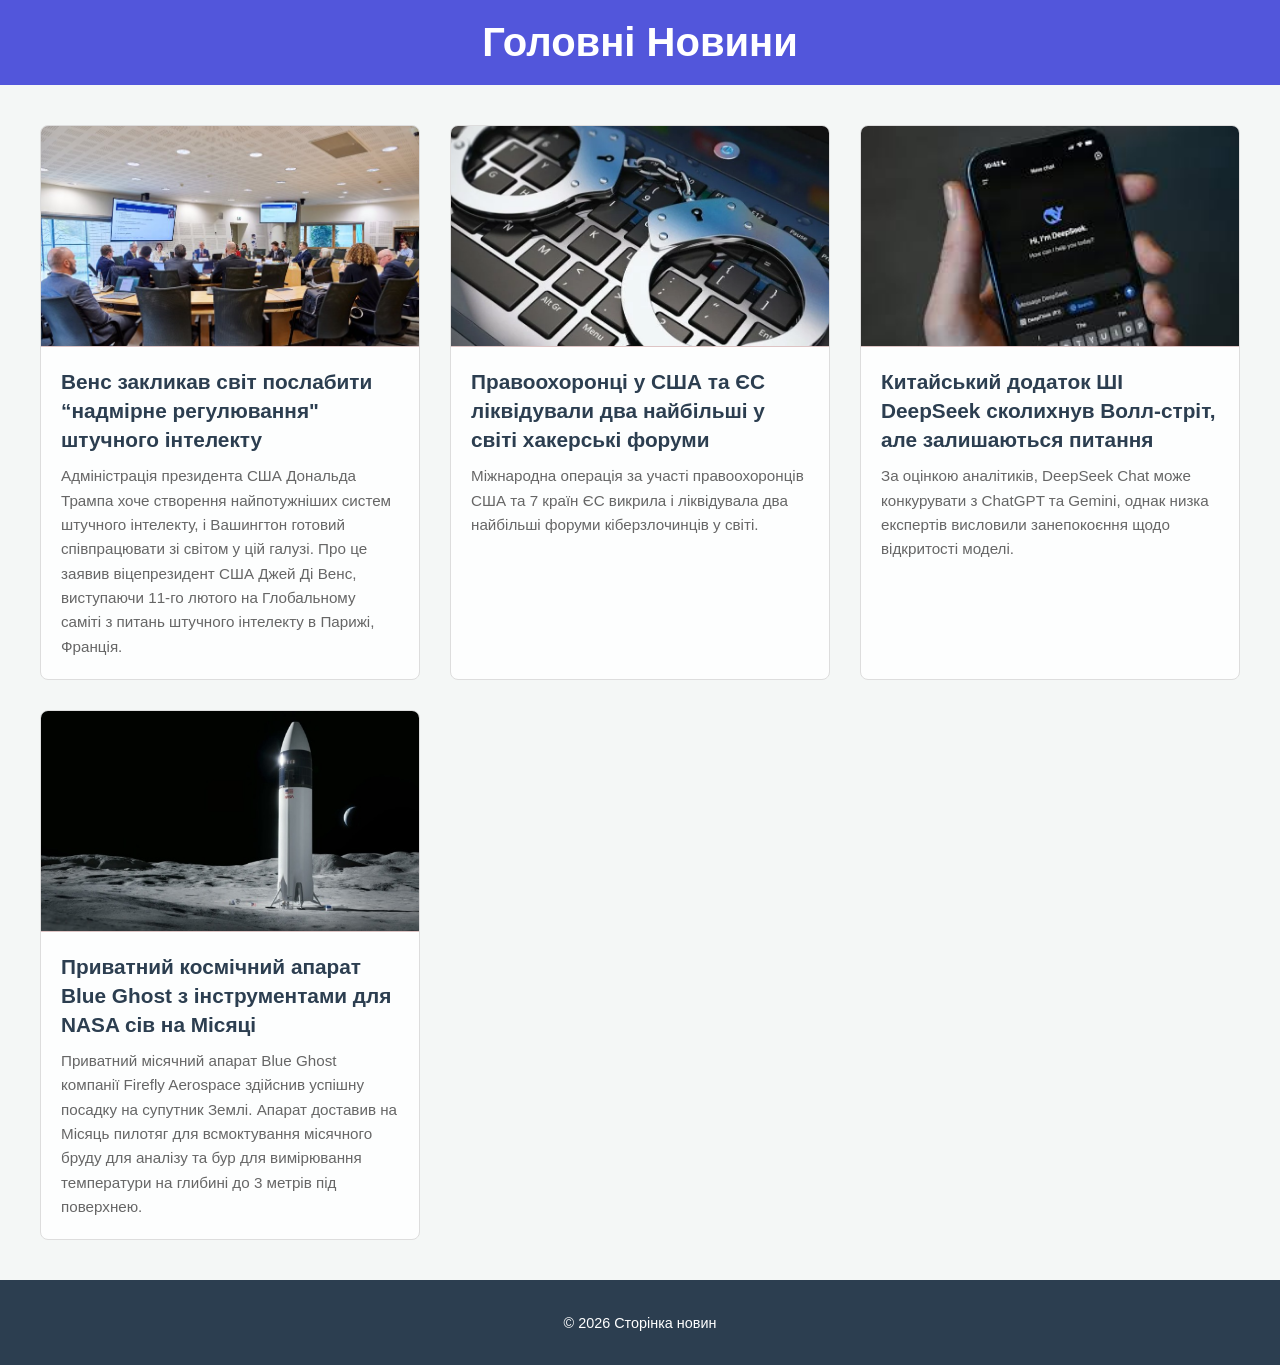
<file: ipz242_shvv1/index.html>
<!DOCTYPE html>
<html lang="uk">

<head>
    <meta charset="UTF-8">
    <meta name="viewport" content="width=device-width, initial-scale=1.0">
    <title>Прості новини</title>
    <link rel="stylesheet" href="style.css">
</head>

<body>
    <header>
        <h1>Головні Новини</h1>
    </header>

    <main>
        <section class="news-feed">
            <article class="news-item">
                <img src="images/AI.jpeg" alt="Зображення новини 1" class="news-image">
                <div class="news-content">
                    <h2 class="news-title">Венс закликав світ послабити “надмірне регулювання" штучного інтелекту </h2>
                    <p class="news-description">Адміністрація президента США Дональда Трампа хоче створення
                        найпотужніших систем штучного інтелекту, і Вашингтон готовий співпрацювати зі світом у цій
                        галузі. Про це заявив віцепрезидент США Джей Ді Венс, виступаючи 11-го лютого на Глобальному
                        саміті з питань штучного інтелекту в Парижі, Франція.</p>
                </div>
            </article>
            <article class="news-item">
                <img src="images/hack.webp" alt="Зображення новини 2" class="news-image">
                <div class="news-content">
                    <h2 class="news-title">Правоохоронці у США та ЄС ліквідували два найбільші у світі хакерські
                        форуми </h2>
                    <p class="news-description">Міжнародна операція за участі правоохоронців США та 7 країн ЄС викрила і
                        ліквідувала два найбільші форуми кіберзлочинців у світі.</p>
                </div>
            </article>
            <article class="news-item">
                <img src="images/deepseek.jpg" alt="Зображення новини 3" class="news-image">
                <div class="news-content">
                    <h2 class="news-title">Китайський додаток ШІ DeepSeek сколихнув Волл-стріт, але залишаються
                        питання</h2>
                    <p class="news-description">За оцінкою аналітиків, DeepSeek Chat може конкурувати з ChatGPT та
                        Gemini, однак низка експертів висловили занепокоєння щодо відкритості моделі.</p>
                </div>
            </article>
            <article class="news-item">
                <img src="images/on_moon.jpeg" alt="Зображення новини 4" class="news-image">
                <div class="news-content">
                    <h2 class="news-title">Приватний космічний апарат Blue Ghost з інструментами для NASA сів на Місяці
                    </h2>
                    <p class="news-description">Приватний місячний апарат Blue Ghost компанії Firefly Aerospace здійснив
                        успішну посадку на супутник Землі.

                        Апарат доставив на Місяць пилотяг для всмоктування місячного бруду для аналізу та бур для
                        вимірювання температури на глибині до 3 метрів під поверхнею.
                    </p>
                </div>
            </article>
        </section>
    </main>

    <footer>
        <p>&copy; 2026 Сторінка новин</p>
    </footer>

</body>

</html>
</file>
<file: ipz242_shvv1/style.css>
body {
    font-family: 'Roboto', sans-serif;
    background-color: #f4f7f6;
    margin: 0;
    padding: 0;
    color: #331;
}

header {
    background-color: #5256db;
    color: #fff;
    padding: 20px 0;
    text-align: center;
}

header h1 {
    margin: 0;
    font-size: 2.5rem;
}

main {
    max-width: 1200px;
    margin: 40px auto;
    padding: 0 20px;
}

.news-feed {
    display: grid;
    grid-template-columns: repeat(auto-fill, minmax(280px, 1fr));
    gap: 30px;
}

.news-item {
    background-color: rgba(255, 255, 255, 0.86);
    border: 1px solid #ddd;
    border-radius: 8px;
    overflow: hidden;
    display: flex;
    flex-direction: column;
    transition: transform 0.3s ease;
}

.news-item:hover {
    transform: scale(1.03);
}

.news-image {
    width: 100%;
    height: 220px;
    object-fit: cover;
    border-bottom: 1px solid #ddc4c4;
}

.news-content {
    padding: 20px;
    display: flex;
    flex-direction: column;
    flex-grow: 1;
}

.news-title {
    font-size: 1.3rem;
    margin: 0 0 10px 0;
    color: #2c3e50;
    line-height: 1.4;
}

.news-description {
    font-size: 0.95rem;
    color: #666;
    line-height: 1.6;
    margin: 0;
    flex-grow: 1;
}

footer {
    background-color: #2c3e50;
    color: #fff;
    text-align: center;
    padding: 20px 0;
    margin-top: 40px;
    font-size: 0.9rem;
}
</file>
